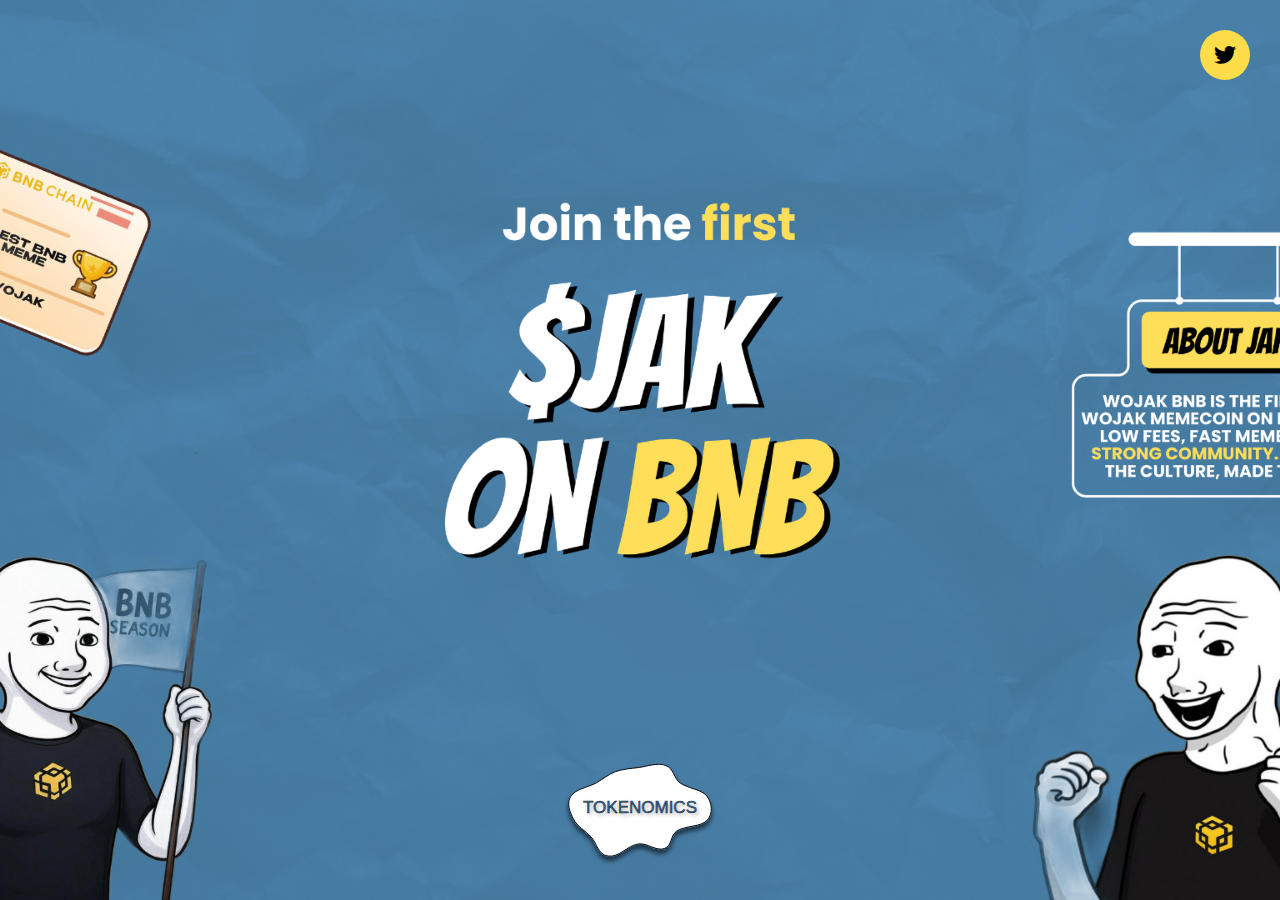
<file: index.html>
<!DOCTYPE html>
<html>
<head>
  <link rel="stylesheet" href="https://cdnjs.cloudflare.com/ajax/libs/font-awesome/6.5.0/css/all.min.css">
  <link rel="stylesheet" href="style.css">
</head>
<script>
  function copyCA() {
    const ca = document.getElementById("ca-text").textContent;
    navigator.clipboard.writeText(ca).then(() => {
      alert("Contract address copied to clipboard!");
    });
  }
</script>

<div id="content"></div>
<script src="main.js"></script>


<body>
  <div class="hero">
    <div class="hero-content">

      <!-- Contract box hidden until launch -->
      <div id="contract-box-wrapper" style="display: none;">
        <div class="contract-box" onclick="copyCA()">
          <span class="contract-label">CA</span>
          <span class="contract-address" id="ca-text">0x123456789ABCDEF123456789ABCDEF123456789A</span>
          <i class="fas fa-clipboard copy-icon"></i>
        </div>
      </div>

      <!-- Tokenomics Button Wrapper -->
      <div class="tokenomics-wrapper">
        <a href="tokenomics.html" class="tokenomics-button">


          <!-- SVG Bubble -->
          <svg xmlns="http://www.w3.org/2000/svg" width="162" height="108" viewBox="0 0 162 108" fill="none">
            <g filter="url(#filter0_d_5_3)">
              <path fill-rule="evenodd" clip-rule="evenodd"
                d="M79.3924 4.48797C89.0716 3.27108 99.4759 -1.0655 108.299 2.18511C117.129 5.43837 116.777 15.622 123.775 20.8394C131.995 26.969 146.738 27.4005 152.353 35.0325C157.845 42.4958 159.031 53.1982 152.839 60.3402C146.113 68.0992 129.314 66.1089 120.103 72.2316C113.011 76.9448 115.513 87.9894 106.887 90.883C98.16 93.8103 88.7946 84.6436 79.3924 85.8873C67.1701 87.504 59.016 100.661 46.848 98.8246C36.0347 97.1925 35.1044 85.0555 28.7323 78.2409C22.7209 71.8119 13.8643 66.9751 10.1786 59.6085C6.30092 51.8582 2.46606 42.6418 7.17864 35.1616C12.054 27.4231 25.5638 25.7091 34.7157 20.6615C41.6326 16.8465 47.0455 11.7102 54.7656 8.91547C62.4744 6.12481 70.9636 5.54767 79.3924 4.48797Z"
                fill="white" stroke="black" />
            </g>
            <defs>
              <filter id="filter0_d_5_3" x="0.5" y="0.5" width="161" height="107" filterUnits="userSpaceOnUse"
                color-interpolation-filters="sRGB">
                <feFlood flood-opacity="0" result="BackgroundImageFix" />
                <feColorMatrix in="SourceAlpha" type="matrix"
                  values="0 0 0 0 0 0 0 0 0 0 0 0 0 0 0 0 0 0 127 0" result="hardAlpha" />
                <feOffset dy="4" />
                <feGaussianBlur stdDeviation="2" />
                <feComposite in2="hardAlpha" operator="out" />
                <feColorMatrix type="matrix"
                  values="0 0 0 0 0 0 0 0 0 0 0 0 0 0 0 0 0 0 0.55 0" />
                <feBlend mode="normal" in2="BackgroundImageFix" result="effect1_dropShadow_5_3" />
                <feBlend mode="normal" in="SourceGraphic" in2="effect1_dropShadow_5_3" result="shape" />
              </filter>
            </defs>
          </svg>
          <span class="tokenomics-label">TOKENOMICS</span>
        </a>
      </div>

    </div>

    <!-- Twitter Button -->
    <a href="https://x.com/WojakOnBNB" class="social-btn" target="_blank" aria-label="Twitter">
      <i class="fab fa-twitter"></i>
    </a>
  </div>
</body>
</html>
</file>
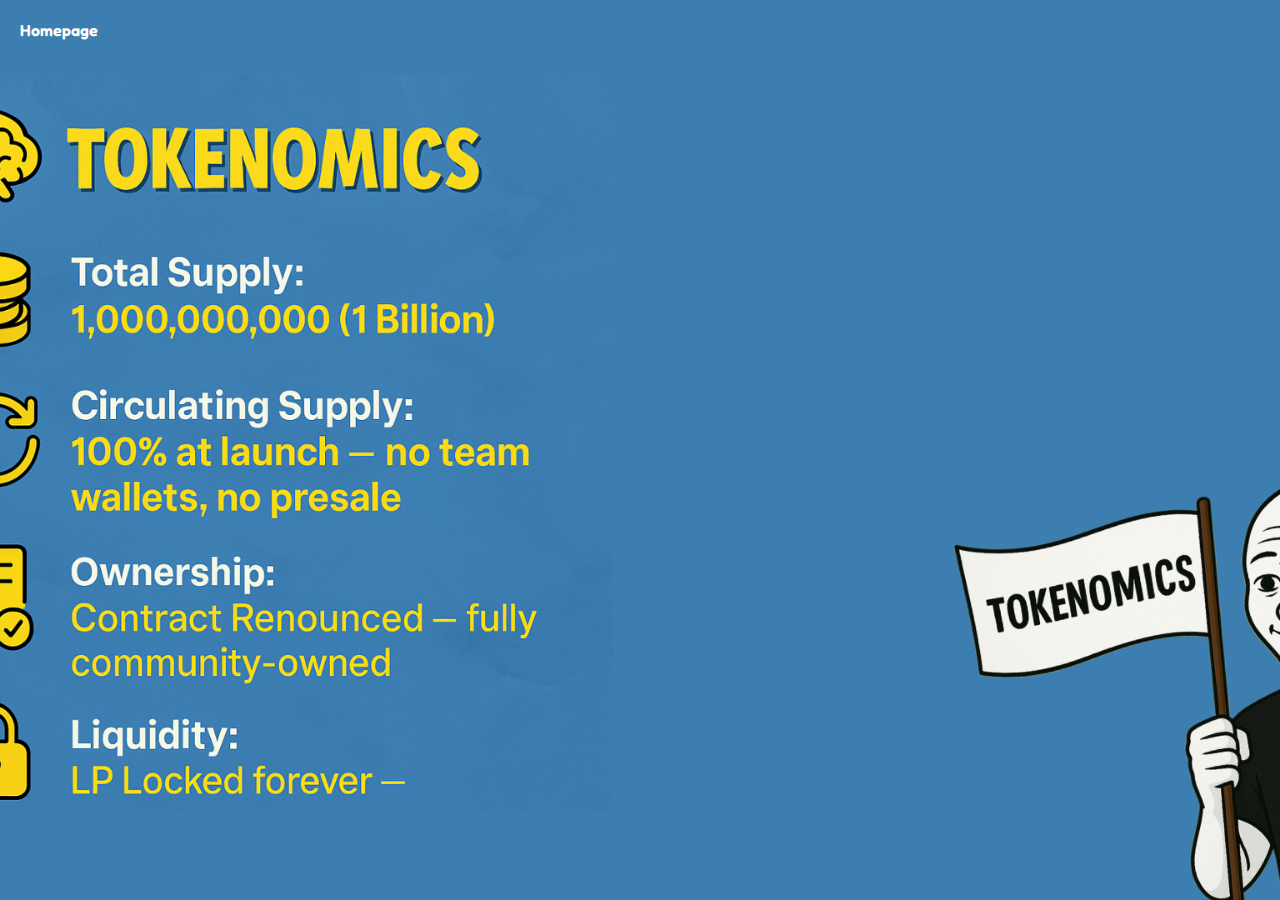
<file: tokenomics.html>
<!DOCTYPE html>
<html>
<head>
  <title>Tokenomics | $JAK</title>
  <link rel="stylesheet" href="style.css">
  <style>
    @import url('https://fonts.googleapis.com/css2?family=Fredoka:wgth@600&display=swap');

    body {
      margin: 0;
      padding: 0;
      font-family: 'Fredoka', sans-serif;
    }

    .tokenomics-bg {
      height: 100vh;
      background: url('tknmc.png') no-repeat center center;
      background-size: cover;
      position: relative;
    }

    .home-link {
      position: absolute;
      top: 20px;
      left: 20px;
      font-weight: 600;
      font-size: 16px;
      color: white;
      text-decoration: none;
      z-index: 1000;
    }

    .home-link:hover {
      text-decoration: underline;
      cursor: pointer;
    }
  </style>
</head>
<body>
  <div class="tokenomics-bg">
    <a href="index.html#hero-content" class="home-link">Homepage</a>
  </div>
</body>
</html>
</file>
<file: style.css>
* {
  margin: 0;
  padding: 0;
  box-sizing: border-box;
}

body, html {
  height: 100%;
  font-family: sans-serif;
}

.hero {
  background: url('jaktemp.png') no-repeat center center/cover;
  height: 100vh;
  width: 100%;
  display: flex;
  justify-content: center;
  align-items: center;
  position: relative;
}

.hero-content {
  z-index: 2;
}

.cta {
  display: inline-block;
  margin-top: 20px;
  padding: 12px 24px;
  background: #ffd700;
  color: black;
  font-weight: bold;
  text-decoration: none;
  border-radius: 6px;
}

/* Twitter button */
.social-btn {
  position: absolute;
  top: 30px;
  right: 30px;
  width: 50px;
  height: 50px;
  background-color: #FFDD4A;
  border-radius: 50%;
  display: flex;
  align-items: center;
  justify-content: center;
  text-decoration: none;
  transition: transform 0.2s ease;
  z-index: 10;
}

.social-btn i {
  color: #000;
  font-size: 22px;
}

.social-btn:hover {
  transform: scale(1.1);
}

.tokenomics-wrapper {
  position: absolute;
  top: 85%; /* adjust this to move the full button+text lower */
  left: 50%;
  transform: translateX(-50%);
  display: flex;
  justify-content: center;
  align-items: center;
  flex-direction: column;
}

.tokenomics-button {
  position: relative;
  width: 152px;
  height: 98px;
  background: transparent;
  border: none;
  cursor: pointer;
  display: flex;
  justify-content: center;
  align-items: center;
}

.tokenomics-button:hover {
  transform: scale(1.05) rotate(-2deg);
  filter: drop-shadow(0 0 10px rgba(255, 221, 74, 0.4));
  transition: all 0.2s ease;
}




.tokenomics-label {
  position: absolute;
  top: 44%; /* ← move text slightly up */
  left: 50%;
  transform: translate(-50%, -50%);
  color: #356AA0;
  font-family: 'Fredoka One', sans-serif;
  font-size: 17px;
  -webkit-text-stroke: 0.5px rgba(0, 0, 0, 0.78);
  font-weight: 400;
  pointer-events: none;
  text-shadow: 2px 2px 4px rgba(0, 0, 0, 0.4); /* 👈 Drop shadow */
}


.contract-box {
  position: absolute;
  bottom: 170px; /* adjust based on layout */
  left: 50%;
  transform: translateX(-50%);
  background: #fff;
  border: 2px solid #000;
  border-radius: 999px;
  padding: 8px 20px;
  display: flex;
  align-items: center;
  gap: 12px;
  font-family: 'Fredoka One', sans-serif;
  box-shadow: 0 4px 8px rgba(0, 0, 0, 0.4);
  cursor: pointer;
  transition: transform 0.2s ease;
}



.contract-box:hover {
  transform: translateX(-50%) scale(1.02);
}

.contract-label {
  background: #356AA0;
  color: white;
  padding: 3px 10px;
  border-radius: 999px;
  font-size: 14px;
}

.contract-address {
  font-size: 14px;
  color: #000;
  word-break: break-all;
}

.copy-icon {
  font-size: 16px;
  color: #504c4c;
}
</file>
